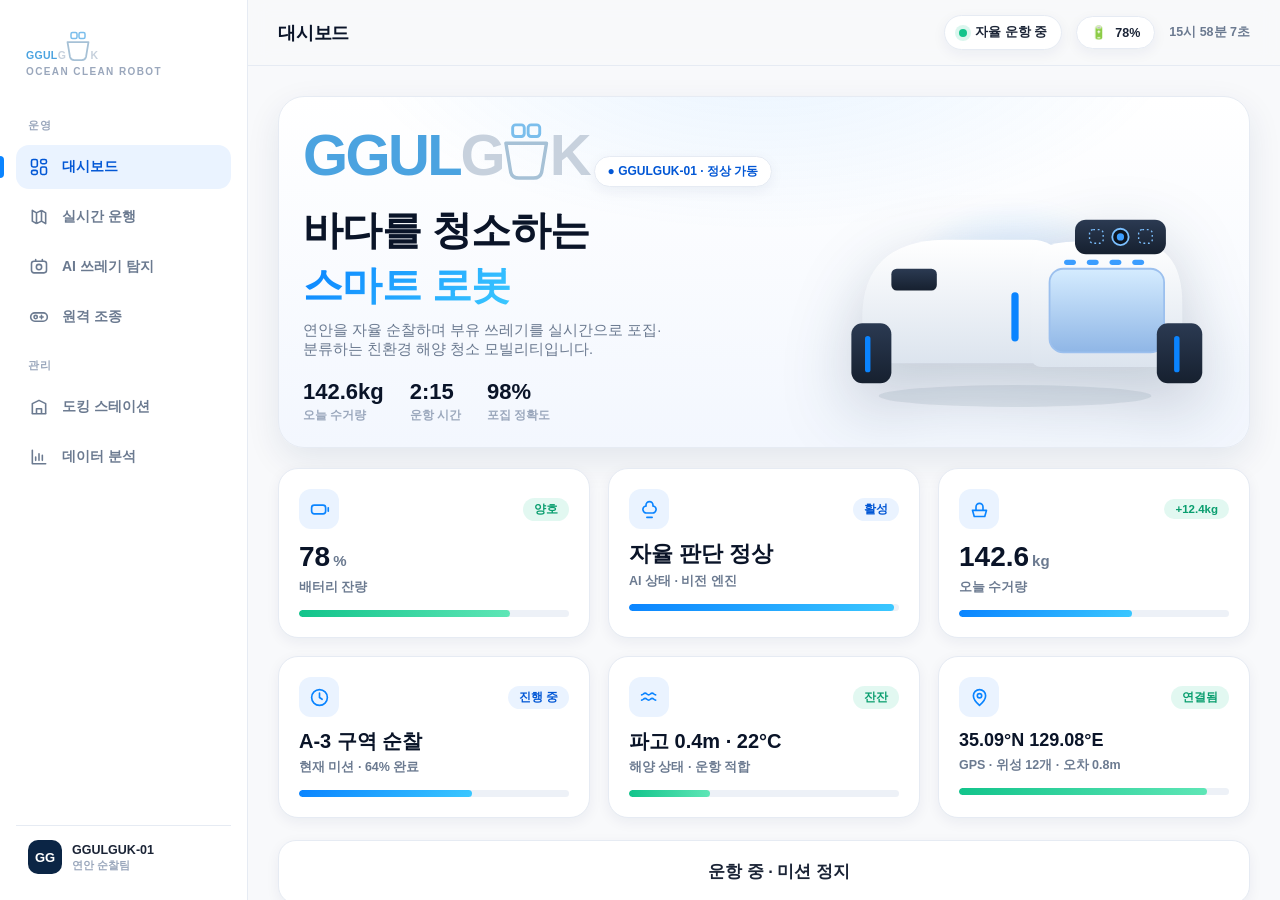
<file: 꿀꺽 앱 1.html>
<!DOCTYPE html>
<html lang="ko">
<head>
<meta charset="UTF-8" />
<meta name="viewport" content="width=device-width, initial-scale=1.0, maximum-scale=1, user-scalable=no" />
<title>GGULGUK · 해양 청소 로봇 관제</title>
<style>
  :root{
    --bg:#F8F9FB;
    --surface:#FFFFFF;
    --navy:#0B2545;
    --ink:#0A1428;
    --text:#1B2436;
    --muted:#6B7A90;
    --muted2:#9AA7BC;
    --blue:#0A84FF;
    --blue2:#3B9DFF;
    --blue-deep:#0257D5;
    --blue-soft:#EAF3FF;
    --gray:#EDF1F7;
    --line:#E6EBF3;
    --green:#12C48B;
    --amber:#FF9F0A;
    --red:#FF453A;
    --grad:linear-gradient(135deg,#0A84FF,#3BC8FF);
    --shadow-s:0 4px 14px rgba(16,42,90,.06);
    --shadow:0 12px 34px rgba(16,42,90,.09);
    --shadow-l:0 24px 60px rgba(16,42,90,.14);
    --r:20px; --r-s:14px;
  }
  *{box-sizing:border-box;-webkit-tap-highlight-color:transparent;}
  html,body{margin:0;height:100%;}
  body{
    font-family:-apple-system,BlinkMacSystemFont,"Segoe UI","Apple SD Gothic Neo",Roboto,"Malgun Gothic",sans-serif;
    background:var(--bg);color:var(--text);
    display:flex;height:100dvh;overflow:hidden;-webkit-font-smoothing:antialiased;
  }
  ::selection{background:var(--blue-soft);}
  .content::-webkit-scrollbar{width:9px;}
  .content::-webkit-scrollbar-thumb{background:#D6DEEA;border-radius:9px;}

  /* ===== Sidebar ===== */
  .sidebar{width:248px;flex-shrink:0;background:var(--surface);border-right:1px solid var(--line);
    display:flex;flex-direction:column;padding:22px 16px;gap:6px;}
  .brand{display:flex;align-items:center;gap:12px;padding:6px 10px 22px;}
  .brand .mk{width:42px;height:42px;border-radius:13px;background:var(--grad);display:grid;place-items:center;
    box-shadow:0 8px 20px rgba(10,132,255,.35);}
  .brand .mk svg{width:24px;height:24px;}
  .brand b{font-size:18px;font-weight:850;letter-spacing:.4px;color:var(--ink);display:block;line-height:1;}
  .brand span{font-size:10.5px;color:var(--muted2);font-weight:600;letter-spacing:.3px;}
  .nav-lbl{font-size:10.5px;font-weight:800;letter-spacing:1.2px;color:var(--muted2);padding:14px 12px 6px;text-transform:uppercase;}
  .navlink{display:flex;align-items:center;gap:13px;padding:12px 13px;border-radius:13px;cursor:pointer;
    color:var(--muted);font-weight:650;font-size:14px;transition:.16s;position:relative;}
  .navlink svg{width:20px;height:20px;stroke:currentColor;flex-shrink:0;}
  .navlink:hover{background:var(--gray);color:var(--text);}
  .navlink.active{background:var(--blue-soft);color:var(--blue-deep);}
  .navlink.active::before{content:"";position:absolute;left:-16px;top:50%;transform:translateY(-50%);
    width:4px;height:22px;border-radius:0 4px 4px 0;background:var(--blue);}
  .sb-foot{margin-top:auto;padding:14px 12px 4px;border-top:1px solid var(--line);display:flex;align-items:center;gap:10px;}
  .sb-foot .av{width:34px;height:34px;border-radius:10px;background:var(--navy);color:#fff;display:grid;place-items:center;font-weight:800;font-size:13px;}
  .sb-foot .nm{font-size:12.5px;font-weight:700;color:var(--text);line-height:1.3;}
  .sb-foot .nm small{display:block;color:var(--muted2);font-weight:600;font-size:11px;}

  /* ===== GGULGUK Wordmark Logo (main app image) ===== */
  .ggl-logo{display:inline-flex;align-items:flex-end;gap:.005em;font-weight:800;letter-spacing:-.045em;
    line-height:.82;font-family:-apple-system,BlinkMacSystemFont,"Segoe UI",Roboto,Arial,sans-serif;
    white-space:nowrap;user-select:none;}
  .ggl-logo .b{color:#4BA3E0;}       /* GGUL */
  .ggl-logo .g{color:#C7D1DD;}       /* G … K */
  .ggl-logo .bk{height:1em;width:auto;display:block;position:relative;top:.02em;flex-shrink:0;}

  /* ===== Main ===== */
  .main{flex:1;display:flex;flex-direction:column;min-width:0;}
  .topbar{height:66px;flex-shrink:0;display:flex;align-items:center;gap:14px;padding:0 30px;
    background:rgba(248,249,251,.8);backdrop-filter:blur(10px);border-bottom:1px solid var(--line);z-index:10;}
  .topbar h1{font-size:18px;font-weight:800;margin:0;color:var(--ink);letter-spacing:-.2px;}
  .topbar .sub{color:var(--muted);font-size:12.5px;font-weight:600;margin-left:2px;}
  .topbar .spacer{flex:1;}
  .pill{display:flex;align-items:center;gap:8px;padding:8px 14px;border-radius:999px;background:var(--surface);
    border:1px solid var(--line);font-size:12.5px;font-weight:700;box-shadow:var(--shadow-s);}
  .dot{width:8px;height:8px;border-radius:50%;background:var(--green);box-shadow:0 0 0 4px rgba(18,196,139,.15);animation:pulse 2s infinite;}
  @keyframes pulse{0%,100%{opacity:1}50%{opacity:.45}}
  .clock{font-variant-numeric:tabular-nums;color:var(--muted);font-weight:700;font-size:12.5px;}

  .content{flex:1;overflow-y:auto;padding:30px;scroll-behavior:smooth;}
  .screen{display:none;animation:fade .4s ease;}
  .screen.active{display:block;}
  @keyframes fade{from{opacity:0;transform:translateY(10px)}to{opacity:1;transform:none}}

  /* generic */
  .grid{display:grid;gap:18px;}
  .card{background:var(--surface);border:1px solid var(--line);border-radius:var(--r);box-shadow:var(--shadow-s);}
  .pad{padding:22px;}
  .sec-t{font-size:13px;font-weight:800;color:var(--ink);letter-spacing:.2px;margin:0 0 14px;display:flex;align-items:center;gap:8px;}
  .sec-t .mini{font-size:11px;color:var(--muted2);font-weight:600;}
  .chip{display:inline-flex;align-items:center;gap:6px;padding:4px 11px;border-radius:999px;font-size:11.5px;font-weight:800;}
  .chip.g{background:rgba(18,196,139,.12);color:#0a9e6f;}
  .chip.b{background:var(--blue-soft);color:var(--blue-deep);}
  .chip.a{background:rgba(255,159,10,.14);color:#c47700;}
  .chip.r{background:rgba(255,69,58,.12);color:#d62b20;}

  /* ===== 1. Dashboard ===== */
  .hero-model{background:
      radial-gradient(700px 340px at 50% -20%,rgba(10,132,255,.10),transparent 60%),
      linear-gradient(180deg,#FFFFFF,#F3F7FE);
    border:1px solid var(--line);border-radius:26px;padding:24px;box-shadow:var(--shadow);
    display:grid;grid-template-columns:1.15fr 1fr;gap:20px;align-items:center;overflow:hidden;position:relative;}
  .hm-info .eb{display:inline-flex;align-items:center;gap:8px;padding:6px 13px;border-radius:999px;
    background:var(--surface);border:1px solid var(--line);font-size:12px;font-weight:800;color:var(--blue-deep);margin-bottom:16px;box-shadow:var(--shadow-s);}
  .hm-info h2{font-size:clamp(26px,3.4vw,40px);margin:0 0 8px;font-weight:850;letter-spacing:-.6px;color:var(--ink);}
  .hm-info h2 .g{background:var(--grad);-webkit-background-clip:text;background-clip:text;color:transparent;}
  .hm-info p{color:var(--muted);margin:0 0 20px;font-size:14.5px;max-width:360px;}
  .hm-mini{display:flex;gap:26px;}
  .hm-mini .m b{display:block;font-size:22px;font-weight:850;color:var(--ink);font-variant-numeric:tabular-nums;}
  .hm-mini .m span{font-size:11.5px;color:var(--muted2);font-weight:600;}
  .stage{position:relative;display:grid;place-items:center;min-height:280px;}
  .stage::before{content:"";position:absolute;width:74%;height:70%;border-radius:50%;
    background:radial-gradient(closest-side,rgba(10,132,255,.16),transparent 72%);filter:blur(6px);}
  .stage svg{width:100%;max-width:400px;position:relative;filter:drop-shadow(0 26px 34px rgba(11,37,69,.22));}
  .float{animation:float 6s ease-in-out infinite;}
  @keyframes float{0%,100%{transform:translateY(0)}50%{transform:translateY(-12px)}}
  .led{animation:led 2.2s ease-in-out infinite;}
  @keyframes led{0%,100%{opacity:.35}50%{opacity:1}}

  .stat-grid{grid-template-columns:repeat(3,1fr);margin-top:20px;}
  .stat{padding:20px;position:relative;overflow:hidden;transition:.22s;cursor:default;}
  .stat:hover{transform:translateY(-4px);box-shadow:var(--shadow);}
  .stat .top{display:flex;align-items:center;justify-content:space-between;margin-bottom:14px;}
  .stat .ic{width:40px;height:40px;border-radius:12px;background:var(--blue-soft);display:grid;place-items:center;}
  .stat .ic svg{width:21px;height:21px;stroke:var(--blue);}
  .stat .val{font-size:28px;font-weight:850;color:var(--ink);line-height:1;font-variant-numeric:tabular-nums;}
  .stat .val small{font-size:15px;color:var(--muted);font-weight:700;margin-left:3px;}
  .stat .k{font-size:12.5px;color:var(--muted);font-weight:700;margin-top:8px;}
  .prog{height:7px;border-radius:99px;background:var(--gray);margin-top:14px;overflow:hidden;}
  .prog i{display:block;height:100%;border-radius:99px;background:var(--grad);transition:width 1s;}
  .prog.green i{background:linear-gradient(90deg,#12C48B,#5ee6b6);}
  .prog.amber i{background:linear-gradient(90deg,#FF9F0A,#ffca6b);}

  .start-bar{margin-top:22px;}
  .btn{display:inline-flex;align-items:center;justify-content:center;gap:10px;border:none;cursor:pointer;
    font-weight:800;font-size:15px;border-radius:16px;padding:16px 28px;transition:.2s;font-family:inherit;}
  .btn.primary{background:var(--grad);color:#fff;box-shadow:0 14px 34px rgba(10,132,255,.35);}
  .btn.primary:hover{transform:translateY(-2px);box-shadow:0 20px 44px rgba(10,132,255,.45);}
  .btn.big{width:100%;padding:20px;font-size:16.5px;border-radius:18px;}
  .btn.ghost{background:var(--surface);border:1px solid var(--line);color:var(--text);box-shadow:var(--shadow-s);}
  .btn.ghost:hover{border-color:var(--blue);color:var(--blue-deep);}
  .btn.danger{background:linear-gradient(135deg,#FF453A,#FF6B60);color:#fff;box-shadow:0 12px 28px rgba(255,69,58,.35);}
  .btn.stop{background:#fff;border:1px solid var(--line);color:var(--text);box-shadow:var(--shadow-s);}
  .btn[disabled]{opacity:.5;cursor:not-allowed;transform:none!important;}

  /* ===== 2. Live ===== */
  .live-grid{grid-template-columns:1.5fr 1fr;align-items:stretch;}
  .map-card{padding:0;overflow:hidden;position:relative;}
  .map-card svg{width:100%;display:block;background:linear-gradient(180deg,#EAF4FF,#DCEBFB);}
  .map-hud{position:absolute;top:16px;left:16px;background:rgba(255,255,255,.9);backdrop-filter:blur(8px);
    border:1px solid var(--line);border-radius:14px;padding:11px 15px;box-shadow:var(--shadow-s);font-size:12px;font-weight:700;}
  .map-hud .co{color:var(--muted);font-weight:600;font-size:11px;}
  .live-list .row{display:flex;align-items:center;justify-content:space-between;padding:15px 0;border-top:1px solid var(--line);}
  .live-list .row:first-child{border-top:none;}
  .live-list .row .lb{display:flex;align-items:center;gap:11px;color:var(--muted);font-size:13.5px;font-weight:650;}
  .live-list .row .lb .qi{width:32px;height:32px;border-radius:10px;background:var(--blue-soft);display:grid;place-items:center;}
  .live-list .row .lb .qi svg{width:17px;height:17px;stroke:var(--blue);}
  .live-list .row .vv{font-size:16px;font-weight:850;color:var(--ink);font-variant-numeric:tabular-nums;}
  .live-list .row .vv small{font-size:12px;color:var(--muted);font-weight:700;}
  .ring-wrap{display:flex;align-items:center;gap:18px;margin-top:6px;}
  .ring{--p:0;width:96px;height:96px;border-radius:50%;flex-shrink:0;
    background:conic-gradient(var(--blue) calc(var(--p)*1%),var(--gray) 0);display:grid;place-items:center;}
  .ring::after{content:"";position:absolute;width:72px;height:72px;border-radius:50%;background:var(--surface);}
  .ring b{position:relative;font-size:22px;font-weight:850;color:var(--ink);}
  .ring b small{font-size:12px;color:var(--muted);}

  /* ===== 3. AI Detection ===== */
  .cam{position:relative;border-radius:var(--r);overflow:hidden;box-shadow:var(--shadow);border:1px solid var(--line);}
  .cam svg{width:100%;display:block;}
  .scanline{position:absolute;left:0;right:0;height:3px;background:linear-gradient(90deg,transparent,rgba(10,132,255,.9),transparent);
    box-shadow:0 0 18px 3px rgba(10,132,255,.6);animation:scan 3.2s linear infinite;}
  @keyframes scan{0%{top:0}100%{top:100%}}
  .cam-badge{position:absolute;top:14px;left:14px;display:flex;align-items:center;gap:8px;background:rgba(11,20,40,.72);
    color:#fff;padding:8px 13px;border-radius:11px;font-size:12px;font-weight:700;backdrop-filter:blur(6px);}
  .cam-badge .rd{width:8px;height:8px;border-radius:50%;background:var(--red);box-shadow:0 0 8px var(--red);animation:pulse 1.2s infinite;}
  .bbox{position:absolute;border:2px solid var(--blue);border-radius:6px;box-shadow:0 0 0 2px rgba(10,132,255,.2),0 0 20px rgba(10,132,255,.35);
    animation:bpop .5s ease;}
  .bbox .tag{position:absolute;top:-24px;left:-2px;background:var(--blue);color:#fff;font-size:10.5px;font-weight:800;
    padding:3px 8px;border-radius:6px;white-space:nowrap;}
  @keyframes bpop{from{opacity:0;transform:scale(.9)}to{opacity:1;transform:none}}
  .det-list .di{display:flex;align-items:center;gap:12px;padding:13px 0;border-top:1px solid var(--line);}
  .det-list .di:first-child{border-top:none;}
  .det-list .di .sw{width:38px;height:38px;border-radius:11px;background:var(--blue-soft);display:grid;place-items:center;flex-shrink:0;}
  .det-list .di .sw svg{width:19px;height:19px;stroke:var(--blue);}
  .det-list .di .nm{font-size:13.5px;font-weight:750;color:var(--ink);}
  .det-list .di .nm small{display:block;color:var(--muted);font-weight:600;font-size:11.5px;}
  .det-list .di .cf{margin-left:auto;font-size:13px;font-weight:850;color:var(--green);}

  /* ===== 4. Remote ===== */
  .remote-grid{grid-template-columns:1.3fr 1fr;}
  .joy-wrap{display:grid;place-items:center;padding:8px 0 4px;}
  .dpad{position:relative;width:210px;height:210px;}
  .dbtn{position:absolute;width:70px;height:70px;background:var(--surface);border:1px solid var(--line);
    display:grid;place-items:center;cursor:pointer;box-shadow:var(--shadow-s);transition:.12s;color:var(--navy);}
  .dbtn svg{width:26px;height:26px;stroke:currentColor;}
  .dbtn:active,.dbtn.hot{background:var(--grad);color:#fff;box-shadow:0 8px 22px rgba(10,132,255,.4);transform:scale(.96);}
  .dbtn.up{top:0;left:70px;border-radius:16px 16px 6px 6px;}
  .dbtn.down{bottom:0;left:70px;border-radius:6px 6px 16px 16px;}
  .dbtn.left{left:0;top:70px;border-radius:16px 6px 6px 16px;}
  .dbtn.right{right:0;top:70px;border-radius:6px 16px 16px 6px;}
  .dbtn.mid{left:70px;top:70px;border-radius:50%;background:var(--navy);color:#fff;font-size:11px;font-weight:800;}
  .ctrl-row{display:grid;grid-template-columns:1fr 1fr;gap:12px;margin-top:8px;}
  .toggle{display:flex;align-items:center;justify-content:space-between;padding:15px 16px;border-radius:14px;
    border:1px solid var(--line);background:var(--surface);cursor:pointer;box-shadow:var(--shadow-s);transition:.15s;}
  .toggle .tl{font-size:13.5px;font-weight:750;color:var(--ink);display:flex;align-items:center;gap:9px;}
  .toggle .tl svg{width:19px;height:19px;stroke:var(--blue);}
  .sw{width:44px;height:26px;border-radius:99px;background:#D6DEEA;position:relative;transition:.2s;flex-shrink:0;}
  .sw::after{content:"";position:absolute;top:3px;left:3px;width:20px;height:20px;border-radius:50%;background:#fff;box-shadow:0 2px 5px rgba(0,0,0,.2);transition:.2s;}
  .toggle.on .sw{background:var(--blue);}
  .toggle.on .sw::after{left:21px;}
  .telem{display:flex;gap:10px;flex-wrap:wrap;margin-top:4px;}
  .telem .t{flex:1;min-width:90px;background:var(--gray);border-radius:12px;padding:12px 14px;}
  .telem .t b{font-size:18px;font-weight:850;color:var(--ink);}
  .telem .t span{font-size:11px;color:var(--muted);font-weight:650;display:block;}

  /* ===== 5. Docking ===== */
  .dock-stage{background:linear-gradient(180deg,#EAF4FF,#F3F8FF);border-radius:var(--r);border:1px solid var(--line);
    padding:20px;position:relative;overflow:hidden;box-shadow:var(--shadow-s);}
  .dock-stage svg{width:100%;display:block;}
  .dock-steps .ds{display:flex;align-items:center;gap:14px;padding:16px 0;border-top:1px solid var(--line);}
  .dock-steps .ds:first-child{border-top:none;}
  .dock-steps .ds .no{width:34px;height:34px;border-radius:11px;display:grid;place-items:center;font-weight:800;font-size:13px;flex-shrink:0;
    background:var(--gray);color:var(--muted);}
  .dock-steps .ds.done .no{background:rgba(18,196,139,.15);color:#0a9e6f;}
  .dock-steps .ds.active .no{background:var(--grad);color:#fff;box-shadow:0 6px 16px rgba(10,132,255,.35);}
  .dock-steps .ds .txt{flex:1;}
  .dock-steps .ds .txt b{font-size:14px;font-weight:750;color:var(--ink);display:block;}
  .dock-steps .ds .txt span{font-size:12px;color:var(--muted);}
  .dock-steps .ds .pc{font-size:13px;font-weight:850;color:var(--blue-deep);}

  /* ===== 6. Analytics ===== */
  .an-cards{grid-template-columns:repeat(4,1fr);}
  .an-cards .card{padding:20px;}
  .an-cards .lb{font-size:12px;color:var(--muted);font-weight:700;}
  .an-cards .vv{font-size:26px;font-weight:850;color:var(--ink);margin-top:8px;font-variant-numeric:tabular-nums;}
  .an-cards .vv small{font-size:14px;color:var(--muted);font-weight:700;}
  .an-cards .dl{font-size:11.5px;font-weight:800;margin-top:6px;}
  .an-cards .dl.up{color:var(--green);}
  .table{width:100%;border-collapse:collapse;}
  .table th{text-align:left;font-size:11.5px;color:var(--muted2);font-weight:800;letter-spacing:.4px;padding:0 12px 12px;text-transform:uppercase;}
  .table td{padding:13px 12px;border-top:1px solid var(--line);font-size:13.5px;font-weight:600;color:var(--text);}
  .table tr td:first-child{font-weight:750;color:var(--ink);}

  /* mobile */
  .mobnav{display:none;}
  @media(max-width:1080px){
    .hero-model{grid-template-columns:1fr;}
    .stage{order:-1;}
    .live-grid,.remote-grid{grid-template-columns:1fr;}
    .stat-grid{grid-template-columns:repeat(3,1fr);}
    .an-cards{grid-template-columns:repeat(2,1fr);}
  }
  @media(max-width:840px){
    .sidebar{display:none;}
    .main{padding-bottom:72px;}
    .content{padding:18px;}
    .topbar{padding:0 18px;}
    .stat-grid{grid-template-columns:1fr 1fr;}
    .an-cards{grid-template-columns:1fr 1fr;}
    .mobnav{display:flex;position:fixed;bottom:0;left:0;right:0;height:64px;background:var(--surface);
      border-top:1px solid var(--line);z-index:40;justify-content:space-around;align-items:center;padding:0 6px;box-shadow:0 -6px 20px rgba(16,42,90,.06);}
    .mobnav .mb{display:flex;flex-direction:column;align-items:center;gap:3px;color:var(--muted2);font-size:9.5px;font-weight:700;cursor:pointer;flex:1;padding:6px 0;}
    .mobnav .mb svg{width:22px;height:22px;stroke:currentColor;}
    .mobnav .mb.active{color:var(--blue);}
  }
</style>
</head>
<body>

<!-- ===== SIDEBAR ===== -->
<aside class="sidebar">
  <div class="brand" style="flex-direction:column;align-items:flex-start;gap:6px;padding:8px 10px 22px;">
    <span class="ggl-logo" style="font-size:30px;">
      <span class="b">GGUL</span><span class="g">G</span><svg class="bk" viewBox="0 0 96 120" fill="none" xmlns="http://www.w3.org/2000/svg" aria-hidden="true"><rect x="20" y="6" width="24" height="24" rx="6" stroke="#7BBEEC" stroke-width="6"/><rect x="52" y="6" width="24" height="24" rx="6" stroke="#7BBEEC" stroke-width="6"/><path d="M6 44 H90 L80 104 Q77 116 63 116 H33 Q19 116 16 104 Z" stroke="#A6C1D6" stroke-width="7" stroke-linejoin="round" stroke-linecap="round"/></svg><span class="g">K</span>
    </span>
    <span style="font-size:10px;color:var(--muted2);font-weight:700;letter-spacing:1.4px;">OCEAN CLEAN ROBOT</span>
  </div>
  <div class="nav-lbl">운영</div>
  <div class="navlink active" data-screen="dash">
    <svg viewBox="0 0 24 24" fill="none" stroke-width="1.9"><rect x="3" y="3" width="7" height="9" rx="2"/><rect x="14" y="3" width="7" height="5" rx="2"/><rect x="14" y="12" width="7" height="9" rx="2"/><rect x="3" y="16" width="7" height="5" rx="2"/></svg>
    <span>대시보드</span>
  </div>
  <div class="navlink" data-screen="live">
    <svg viewBox="0 0 24 24" fill="none" stroke-width="1.9"><path d="M9 20l-5-3V4l5 3m0 13 6-3m-6 3V7m6 10 5 3V7l-5-3m0 13V4m0 0L9 7" stroke-linejoin="round"/></svg>
    <span>실시간 운행</span>
  </div>
  <div class="navlink" data-screen="ai">
    <svg viewBox="0 0 24 24" fill="none" stroke-width="1.9"><rect x="3" y="5" width="18" height="14" rx="3"/><circle cx="12" cy="12" r="3.2"/><path d="M8 5V3m8 2V3" stroke-linecap="round"/></svg>
    <span>AI 쓰레기 탐지</span>
  </div>
  <div class="navlink" data-screen="remote">
    <svg viewBox="0 0 24 24" fill="none" stroke-width="1.9"><rect x="2" y="7" width="20" height="10" rx="5"/><circle cx="8" cy="12" r="2"/><path d="M15 10v4m2-2h-4" stroke-linecap="round"/></svg>
    <span>원격 조종</span>
  </div>
  <div class="nav-lbl">관리</div>
  <div class="navlink" data-screen="dock">
    <svg viewBox="0 0 24 24" fill="none" stroke-width="1.9"><path d="M4 20V8l8-4 8 4v12" stroke-linejoin="round"/><path d="M4 20h16M9 20v-6h6v6" stroke-linecap="round" stroke-linejoin="round"/></svg>
    <span>도킹 스테이션</span>
  </div>
  <div class="navlink" data-screen="data">
    <svg viewBox="0 0 24 24" fill="none" stroke-width="1.9"><path d="M4 20V4m0 16h16M8 16v-4m4 4V8m4 8v-6" stroke-linecap="round" stroke-linejoin="round"/></svg>
    <span>데이터 분석</span>
  </div>
  <div class="sb-foot">
    <span class="av">GG</span>
    <div class="nm">GGULGUK-01<small>연안 순찰팀</small></div>
  </div>
</aside>

<!-- ===== MAIN ===== -->
<div class="main">
  <div class="topbar">
    <div>
      <h1 id="scr-title">대시보드</h1>
    </div>
    <div class="spacer"></div>
    <div class="pill"><span class="dot"></span><span id="op-state">자율 운항 중</span></div>
    <div class="pill">🔋 <span id="top-batt">78%</span></div>
    <div class="clock" id="clock">--:--:--</div>
  </div>

  <div class="content">

    <!-- ============ 1. DASHBOARD ============ -->
    <section class="screen active" data-screen="dash">
      <div class="hero-model">
        <div class="hm-info">
          <span class="ggl-logo" style="font-size:clamp(40px,5vw,58px);margin-bottom:18px;">
            <span class="b">GGUL</span><span class="g">G</span><svg class="bk" viewBox="0 0 96 120" fill="none" xmlns="http://www.w3.org/2000/svg" aria-hidden="true"><rect x="20" y="6" width="24" height="24" rx="6" stroke="#7BBEEC" stroke-width="6"/><rect x="52" y="6" width="24" height="24" rx="6" stroke="#7BBEEC" stroke-width="6"/><path d="M6 44 H90 L80 104 Q77 116 63 116 H33 Q19 116 16 104 Z" stroke="#A6C1D6" stroke-width="7" stroke-linejoin="round" stroke-linecap="round"/></svg><span class="g">K</span>
          </span>
          <span class="eb">● GGULGUK-01 · 정상 가동</span>
          <h2>바다를 청소하는<br><span class="g">스마트 로봇</span></h2>
          <p>연안을 자율 순찰하며 부유 쓰레기를 실시간으로 포집·분류하는 친환경 해양 청소 모빌리티입니다.</p>
          <div class="hm-mini">
            <div class="m"><b id="hm-coll">142.6kg</b><span>오늘 수거량</span></div>
            <div class="m"><b>2:15</b><span>운항 시간</span></div>
            <div class="m"><b>98%</b><span>포집 정확도</span></div>
          </div>
        </div>
        <div class="stage">
          <svg class="float" viewBox="0 0 440 300" xmlns="http://www.w3.org/2000/svg">
            <defs>
              <linearGradient id="body" x1="0" y1="0" x2="0" y2="1"><stop offset="0" stop-color="#ffffff"/><stop offset="1" stop-color="#dce4ee"/></linearGradient>
              <linearGradient id="glass" x1="0" y1="0" x2="0" y2="1"><stop offset="0" stop-color="#d5ecff"/><stop offset="1" stop-color="#8fb6e6"/></linearGradient>
              <linearGradient id="dark" x1="0" y1="0" x2="0" y2="1"><stop offset="0" stop-color="#2b3a52"/><stop offset="1" stop-color="#16202f"/></linearGradient>
            </defs>
            <ellipse cx="220" cy="286" rx="150" ry="12" fill="rgba(11,37,69,.08)"/>
            <path d="M52 200 Q52 116 142 114 L238 114 Q286 114 286 200 L286 238 Q286 250 274 250 L64 250 Q52 250 52 238 Z" fill="url(#body)"/>
            <rect x="84" y="146" width="50" height="24" rx="6" fill="url(#dark)"/>
            <path d="M238 146 Q238 116 288 116 L346 116 Q404 116 404 184 L404 240 Q404 254 390 254 L250 254 Q238 254 238 242 Z" fill="url(#body)"/>
            <rect x="258" y="146" width="126" height="92" rx="15" fill="url(#glass)" stroke="#9cc0ee" stroke-width="2"/>
            <g class="led">
              <rect x="274" y="136" width="13" height="6" rx="3" fill="#3B9DFF"/>
              <rect x="299" y="136" width="13" height="6" rx="3" fill="#3B9DFF"/>
              <rect x="324" y="136" width="13" height="6" rx="3" fill="#3B9DFF"/>
              <rect x="349" y="136" width="13" height="6" rx="3" fill="#3B9DFF"/>
            </g>
            <rect x="286" y="92" width="100" height="38" rx="12" fill="url(#dark)"/>
            <rect x="302" y="103" width="15" height="15" rx="4" fill="none" stroke="#7cc0ff" stroke-width="1.5" stroke-dasharray="2 3"/>
            <circle cx="336" cy="111" r="9" fill="#0c1420" stroke="#7cc0ff" stroke-width="2"/><circle cx="336" cy="111" r="4" fill="#3B9DFF"/>
            <rect x="356" y="103" width="15" height="15" rx="4" fill="none" stroke="#7cc0ff" stroke-width="1.5" stroke-dasharray="2 3"/>
            <rect x="40" y="206" width="44" height="66" rx="12" fill="url(#dark)"/><rect x="55" y="220" width="6" height="40" rx="3" fill="#0A84FF" class="led"/>
            <rect x="376" y="206" width="50" height="66" rx="12" fill="url(#dark)"/><rect x="395" y="220" width="6" height="40" rx="3" fill="#0A84FF" class="led"/>
            <rect x="216" y="172" width="8" height="54" rx="4" fill="#0A84FF" class="led"/>
          </svg>
        </div>
      </div>

      <div class="grid stat-grid">
        <div class="card stat">
          <div class="top"><div class="ic"><svg viewBox="0 0 24 24" fill="none" stroke-width="1.9"><rect x="3" y="7" width="16" height="10" rx="3"/><path d="M22 10v4" stroke-linecap="round"/></svg></div><span class="chip g">양호</span></div>
          <div class="val" id="c-batt">78<small>%</small></div><div class="k">배터리 잔량</div>
          <div class="prog green"><i style="width:78%" id="c-batt-bar"></i></div>
        </div>
        <div class="card stat">
          <div class="top"><div class="ic"><svg viewBox="0 0 24 24" fill="none" stroke-width="1.9"><path d="M12 3a4 4 0 0 1 4 4v1a4 4 0 0 1-1 8H9a4 4 0 0 1-1-8V7a4 4 0 0 1 4-4Z"/><path d="M9 21h6" stroke-linecap="round"/></svg></div><span class="chip b">활성</span></div>
          <div class="val" style="font-size:22px">자율 판단 정상</div><div class="k">AI 상태 · 비전 엔진</div>
          <div class="prog"><i style="width:98%"></i></div>
        </div>
        <div class="card stat">
          <div class="top"><div class="ic"><svg viewBox="0 0 24 24" fill="none" stroke-width="1.9"><path d="M4 13h16l-2 7H6l-2-7Z" stroke-linejoin="round"/><path d="M8 13V9a4 4 0 0 1 8 0v4"/></svg></div><span class="chip g">+12.4kg</span></div>
          <div class="val" id="c-coll">142.6<small>kg</small></div><div class="k">오늘 수거량</div>
          <div class="prog"><i style="width:64%"></i></div>
        </div>
        <div class="card stat">
          <div class="top"><div class="ic"><svg viewBox="0 0 24 24" fill="none" stroke-width="1.9"><circle cx="12" cy="12" r="9"/><path d="M12 7v5l3 2" stroke-linecap="round" stroke-linejoin="round"/></svg></div><span class="chip b">진행 중</span></div>
          <div class="val" style="font-size:20px">A-3 구역 순찰</div><div class="k">현재 미션 · 64% 완료</div>
          <div class="prog"><i style="width:64%"></i></div>
        </div>
        <div class="card stat">
          <div class="top"><div class="ic"><svg viewBox="0 0 24 24" fill="none" stroke-width="1.9"><path d="M3 15c2 0 2-2 4-2s2 2 4 2 2-2 4-2 2 2 4 2M3 9c2 0 2-2 4-2s2 2 4 2 2-2 4-2 2 2 4 2" stroke-linecap="round"/></svg></div><span class="chip g">잔잔</span></div>
          <div class="val" style="font-size:20px">파고 0.4m · 22°C</div><div class="k">해양 상태 · 운항 적합</div>
          <div class="prog green"><i style="width:30%"></i></div>
        </div>
        <div class="card stat">
          <div class="top"><div class="ic"><svg viewBox="0 0 24 24" fill="none" stroke-width="1.9"><path d="M12 21s7-6 7-11a7 7 0 1 0-14 0c0 5 7 11 7 11Z" stroke-linejoin="round"/><circle cx="12" cy="10" r="2.5"/></svg></div><span class="chip g">연결됨</span></div>
          <div class="val" style="font-size:18px">35.09°N 129.08°E</div><div class="k">GPS · 위성 12개 · 오차 0.8m</div>
          <div class="prog green"><i style="width:92%"></i></div>
        </div>
      </div>

      <div class="start-bar">
        <button class="btn primary big" id="startBtn" onclick="toggleMission()">
          <svg width="20" height="20" viewBox="0 0 24 24" fill="none"><path d="M7 5l12 7-12 7V5Z" fill="#fff"/></svg>
          <span id="startTxt">미션 시작 (Start Mission)</span>
        </button>
      </div>
    </section>

    <!-- ============ 2. LIVE ============ -->
    <section class="screen" data-screen="live">
      <div class="grid live-grid">
        <div class="card map-card">
          <div class="map-hud">
            <div>GGULGUK-01 · <span style="color:var(--blue-deep)">자율 운항</span></div>
            <div class="co" id="live-coord">35.0912°N · 129.0813°E</div>
          </div>
          <svg viewBox="0 0 620 440" id="mapSvg" xmlns="http://www.w3.org/2000/svg">
            <defs>
              <linearGradient id="sea" x1="0" y1="0" x2="0" y2="1"><stop offset="0" stop-color="#EAF4FF"/><stop offset="1" stop-color="#CFE4FA"/></linearGradient>
              <radialGradient id="rp" cx="50%" cy="50%"><stop offset="0" stop-color="rgba(10,132,255,.35)"/><stop offset="1" stop-color="rgba(10,132,255,0)"/></radialGradient>
            </defs>
            <rect width="620" height="440" fill="url(#sea)"/>
            <!-- coastline / land -->
            <path d="M0 0 H180 Q150 60 190 120 Q140 180 200 250 Q150 320 120 440 H0 Z" fill="#E6EFDF" opacity=".9"/>
            <path d="M620 440 H460 Q500 360 470 300 Q520 240 480 160 Q540 80 520 0 H620 Z" fill="#E6EFDF" opacity=".9"/>
            <!-- grid -->
            <g stroke="#B9D3EE" stroke-width="1" opacity=".5">
              <path d="M0 110H620M0 220H620M0 330H620"/><path d="M155 0V440M310 0V440M465 0V440"/>
            </g>
            <!-- route -->
            <path id="routePath" d="M90 380 Q200 320 250 220 T360 150 Q430 130 470 210 Q400 280 330 300 T520 360"
              fill="none" stroke="#0A84FF" stroke-width="3" stroke-dasharray="8 7" opacity=".55"/>
            <path id="trailPath" d="M90 380" fill="none" stroke="#0A84FF" stroke-width="4" stroke-linecap="round" opacity=".9"/>
            <!-- waypoints -->
            <g fill="#0A84FF"><circle cx="250" cy="220" r="4"/><circle cx="360" cy="150" r="4"/><circle cx="470" cy="210" r="4"/></g>
            <!-- vessel -->
            <g id="vessel">
              <circle r="26" fill="url(#rp)"><animate attributeName="r" values="18;30;18" dur="2.2s" repeatCount="indefinite"/></circle>
              <g transform="rotate(0)">
                <path d="M0 -13 L9 10 L0 5 L-9 10 Z" fill="#0A84FF" stroke="#fff" stroke-width="2"/>
              </g>
            </g>
          </svg>
        </div>

        <div class="card pad">
          <div class="sec-t">운항 텔레메트리 <span class="mini">1초 갱신</span></div>
          <div class="live-list">
            <div class="row"><div class="lb"><span class="qi"><svg viewBox="0 0 24 24" fill="none" stroke-width="1.9"><path d="M12 3v18M5 10l7-7 7 7" stroke-linecap="round" stroke-linejoin="round"/></svg></span>현재 속도</div><div class="vv"><span id="l-speed">2.4</span> <small>kn</small></div></div>
            <div class="row"><div class="lb"><span class="qi"><svg viewBox="0 0 24 24" fill="none" stroke-width="1.9"><rect x="3" y="7" width="16" height="10" rx="3"/><path d="M22 10v4" stroke-linecap="round"/></svg></span>남은 배터리</div><div class="vv"><span id="l-batt">78</span> <small>%</small></div></div>
            <div class="row"><div class="lb"><span class="qi"><svg viewBox="0 0 24 24" fill="none" stroke-width="1.9"><path d="M12 3a9 9 0 1 0 9 9" stroke-linecap="round"/></svg></span>남은 작업 시간</div><div class="vv"><span id="l-eta">1:48</span> <small>h</small></div></div>
            <div class="row"><div class="lb"><span class="qi"><svg viewBox="0 0 24 24" fill="none" stroke-width="1.9"><path d="M12 21s7-6 7-11a7 7 0 1 0-14 0c0 5 7 11 7 11Z" stroke-linejoin="round"/></svg></span>이동 거리</div><div class="vv"><span id="l-dist">4.6</span> <small>km</small></div></div>
          </div>
          <div class="sec-t" style="margin-top:22px">수거 진행률</div>
          <div class="ring-wrap">
            <div class="ring" id="collRing" style="--p:64;position:relative"><b id="collPct">64<small>%</small></b></div>
            <div>
              <div style="font-size:13px;color:var(--muted);font-weight:650">현재 구역 A-3</div>
              <div style="font-size:20px;font-weight:850;color:var(--ink);margin-top:2px"><span id="coll-kg">142.6</span>kg 수거</div>
              <div style="font-size:12px;color:var(--muted);margin-top:4px">저장함 잔여 용량 36%</div>
            </div>
          </div>
        </div>
      </div>
    </section>

    <!-- ============ 3. AI DETECTION ============ -->
    <section class="screen" data-screen="ai">
      <div class="grid" style="grid-template-columns:1.6fr 1fr;">
        <div class="cam" id="camView">
          <div class="cam-badge"><span class="rd"></span>LIVE · AI VISION</div>
          <div class="scanline"></div>
          <svg viewBox="0 0 640 400" xmlns="http://www.w3.org/2000/svg">
            <defs><linearGradient id="uw" x1="0" y1="0" x2="0" y2="1"><stop offset="0" stop-color="#2E7DB8"/><stop offset="1" stop-color="#0E3556"/></linearGradient></defs>
            <rect width="640" height="400" fill="url(#uw)"/>
            <g opacity=".3" stroke="#bfe3ff" stroke-width="1"><path d="M0 130 Q160 100 320 130 T640 130"/><path d="M0 200 Q160 170 320 200 T640 200"/><path d="M0 280 Q160 250 320 280 T640 280"/></g>
            <g opacity=".5" fill="#cdeaff"><circle cx="90" cy="70" r="3"/><circle cx="300" cy="50" r="2"/><circle cx="520" cy="90" r="3"/><circle cx="440" cy="300" r="2"/><circle cx="160" cy="330" r="3"/></g>
            <!-- simulated debris shapes -->
            <ellipse cx="180" cy="150" rx="34" ry="14" fill="#dfe9ee" opacity=".85" transform="rotate(-18 180 150)"/>
            <rect x="400" y="220" width="60" height="26" rx="6" fill="#c9d6dc" opacity=".85" transform="rotate(12 430 233)"/>
            <path d="M300 300 q30 -20 60 0 q-10 30 -40 26 q-30 -6 -20 -26Z" fill="#b9c8cf" opacity=".8"/>
            <ellipse cx="520" cy="150" rx="20" ry="10" fill="#d5dee2" opacity=".8"/>
            <path d="M90 250 q40 10 30 40 q-30 6 -40 -14 q-6 -22 10 -26Z" fill="#c2d0d6" opacity=".75"/>
          </svg>
          <!-- bounding boxes injected by JS -->
          <div id="bboxLayer"></div>
        </div>

        <div class="card pad">
          <div class="sec-t">실시간 탐지 <span class="chip r" style="margin-left:auto"><span id="det-count">5</span> 객체</span></div>
          <div class="det-list" id="detList"></div>
          <div style="margin-top:18px;padding:14px;background:var(--blue-soft);border-radius:14px;display:flex;gap:12px;align-items:center">
            <svg width="30" height="30" viewBox="0 0 24 24" fill="none" stroke="#0257D5" stroke-width="1.9"><path d="M12 3a4 4 0 0 1 4 4v1a4 4 0 0 1-1 8H9a4 4 0 0 1-1-8V7a4 4 0 0 1 4-4Z"/></svg>
            <div style="font-size:12.5px;color:var(--blue-deep);font-weight:700;line-height:1.5">YOLO 기반 비전 모델이<br>5종 해양 쓰레기를 실시간 분류합니다.</div>
          </div>
        </div>
      </div>
    </section>

    <!-- ============ 4. REMOTE ============ -->
    <section class="screen" data-screen="remote">
      <div class="grid remote-grid">
        <div class="card cam" style="padding:0">
          <div class="cam-badge"><span class="rd"></span>REMOTE CAM · 전방</div>
          <svg viewBox="0 0 640 380" xmlns="http://www.w3.org/2000/svg">
            <defs><linearGradient id="rw" x1="0" y1="0" x2="0" y2="1"><stop offset="0" stop-color="#BFE0FF"/><stop offset=".55" stop-color="#7FB4E6"/><stop offset="1" stop-color="#2E6DA8"/></linearGradient></defs>
            <rect width="640" height="230" fill="url(#rw)"/>
            <rect y="230" width="640" height="150" fill="#3E7FC0"/>
            <g stroke="#9cc9f5" stroke-width="1.5" opacity=".5"><path d="M0 260 Q160 240 320 260 T640 260"/><path d="M0 310 Q160 290 320 310 T640 310"/></g>
            <ellipse cx="300" cy="300" rx="40" ry="14" fill="#dce8ee" opacity=".8"/>
            <!-- HUD crosshair -->
            <g stroke="#fff" stroke-width="2" opacity=".7"><path d="M320 165v-20M320 195v20M300 180h-20M340 180h20"/><circle cx="320" cy="180" r="26" fill="none"/></g>
            <text x="16" y="28" fill="#fff" font-size="13" font-weight="700" font-family="monospace">CAM 01 · 1080p</text>
          </svg>
          <div class="telem" style="padding:16px">
            <div class="t"><b><span id="r-speed">0.0</span></b><span>속도 (kn)</span></div>
            <div class="t"><b><span id="r-head">128</span>°</b><span>방위</span></div>
            <div class="t"><b>78%</b><span>배터리</span></div>
            <div class="t"><b id="r-state">정지</b><span>상태</span></div>
          </div>
        </div>

        <div class="card pad">
          <div class="sec-t">주행 제어</div>
          <div class="joy-wrap">
            <div class="dpad">
              <div class="dbtn up" data-dir="전진"><svg viewBox="0 0 24 24" fill="none" stroke-width="2.2"><path d="M12 5v14M6 11l6-6 6 6" stroke-linecap="round" stroke-linejoin="round"/></svg></div>
              <div class="dbtn down" data-dir="후진"><svg viewBox="0 0 24 24" fill="none" stroke-width="2.2"><path d="M12 19V5M6 13l6 6 6-6" stroke-linecap="round" stroke-linejoin="round"/></svg></div>
              <div class="dbtn left" data-dir="좌회전"><svg viewBox="0 0 24 24" fill="none" stroke-width="2.2"><path d="M5 12h14M11 6l-6 6 6 6" stroke-linecap="round" stroke-linejoin="round"/></svg></div>
              <div class="dbtn right" data-dir="우회전"><svg viewBox="0 0 24 24" fill="none" stroke-width="2.2"><path d="M19 12H5M13 6l6 6-6 6" stroke-linecap="round" stroke-linejoin="round"/></svg></div>
              <div class="dbtn mid">GGULGUK</div>
            </div>
          </div>
          <div class="ctrl-row" style="margin-top:18px">
            <div class="toggle" id="tSuction" onclick="toggleCtrl(this,'흡입')"><span class="tl"><svg viewBox="0 0 24 24" fill="none" stroke-width="1.9"><path d="M4 13h16l-2 7H6l-2-7Z" stroke-linejoin="round"/><path d="M8 13V9a4 4 0 0 1 8 0v4"/></svg>흡입</span><span class="sw"></span></div>
            <div class="toggle" id="tLed" onclick="toggleCtrl(this,'LED')"><span class="tl"><svg viewBox="0 0 24 24" fill="none" stroke-width="1.9"><path d="M9 18h6M10 21h4M12 3a6 6 0 0 1 4 10c-1 1-1 2-1 3H9c0-1 0-2-1-3A6 6 0 0 1 12 3Z" stroke-linejoin="round"/></svg>LED 조명</span><span class="sw"></span></div>
          </div>
          <button class="btn danger" style="width:100%;margin-top:12px" onclick="estop()">
            <svg width="19" height="19" viewBox="0 0 24 24" fill="none" stroke="#fff" stroke-width="2.2"><path d="M6 6l12 12M18 6L6 18" stroke-linecap="round"/></svg>
            비상 정지 (Emergency Stop)
          </button>
          <div id="ctrlLog" style="margin-top:14px;font-size:12px;color:var(--muted);font-weight:650;text-align:center;min-height:16px">제어 명령 대기 중…</div>
        </div>
      </div>
    </section>

    <!-- ============ 5. DOCKING ============ -->
    <section class="screen" data-screen="dock">
      <div class="grid" style="grid-template-columns:1.4fr 1fr">
        <div class="dock-stage">
          <div style="display:flex;justify-content:space-between;align-items:center;margin-bottom:10px">
            <div class="sec-t" style="margin:0">자동 도킹 진행</div>
            <span class="chip b" id="dockStatus">접근 중</span>
          </div>
          <svg viewBox="0 0 620 320" xmlns="http://www.w3.org/2000/svg">
            <rect width="620" height="320" fill="none"/>
            <!-- water -->
            <rect y="210" width="620" height="110" fill="#CFE4FA"/>
            <g stroke="#9cc9f5" stroke-width="1.5" opacity=".6"><path d="M0 240 Q150 226 300 240 T620 240"/><path d="M0 275 Q150 261 300 275 T620 275"/></g>
            <!-- dock station -->
            <rect x="440" y="90" width="150" height="140" rx="10" fill="#fff" stroke="#E6EBF3" stroke-width="2"/>
            <rect x="440" y="90" width="150" height="28" rx="10" fill="#0B2545"/>
            <text x="515" y="109" fill="#fff" font-size="13" font-weight="800" text-anchor="middle" font-family="sans-serif">DOCK-A</text>
            <rect x="462" y="140" width="106" height="60" rx="8" fill="#EAF3FF" stroke="#B9D3EE"/>
            <g class="led"><circle cx="480" cy="128" r="4" fill="#12C48B"/><circle cx="498" cy="128" r="4" fill="#12C48B"/></g>
            <path d="M440 200 h-70" stroke="#0A84FF" stroke-width="4" stroke-dasharray="7 6"/>
            <!-- robot approaching -->
            <g id="dockRobot" transform="translate(250,168)">
              <path d="M0 26 Q0 0 40 0 L96 0 Q120 0 120 40 L120 54 Q120 62 112 62 L8 62 Q0 62 0 54 Z" fill="#fff" stroke="#E6EBF3" stroke-width="2"/>
              <rect x="86" y="14" width="26" height="34" rx="7" fill="#8fb6e6"/>
              <rect x="30" y="-8" width="42" height="14" rx="6" fill="#2b3a52"/>
              <rect x="8" y="54" width="22" height="16" rx="5" fill="#2b3a52"/><rect x="92" y="54" width="22" height="16" rx="5" fill="#2b3a52"/>
              <rect x="55" y="16" width="6" height="30" rx="3" fill="#0A84FF" class="led"/>
            </g>
          </svg>
          <div style="margin-top:14px">
            <div style="display:flex;justify-content:space-between;font-size:12.5px;font-weight:700;color:var(--muted);margin-bottom:8px"><span>전체 진행률</span><span id="dockPctTxt" style="color:var(--blue-deep)">0%</span></div>
            <div class="prog"><i id="dockBar" style="width:0%"></i></div>
          </div>
        </div>

        <div class="card pad">
          <div class="sec-t">도킹 시퀀스</div>
          <div class="dock-steps" id="dockSteps">
            <div class="ds" data-k="0"><div class="no">1</div><div class="txt"><b>자동 도킹</b><span>스테이션 자동 정렬·접안</span></div><span class="pc">–</span></div>
            <div class="ds" data-k="1"><div class="no">2</div><div class="txt"><b>자동 충전</b><span>무선 급속 충전 연결</span></div><span class="pc">–</span></div>
            <div class="ds" data-k="2"><div class="no">3</div><div class="txt"><b>그물망 교체</b><span>포집 저장함 자동 교체</span></div><span class="pc">–</span></div>
            <div class="ds" data-k="3"><div class="no">4</div><div class="txt"><b>유지보수 점검</b><span>추진체·센서 자가 진단</span></div><span class="pc">–</span></div>
          </div>
          <button class="btn primary" style="width:100%;margin-top:18px" id="dockBtn" onclick="startDocking()">
            <svg width="18" height="18" viewBox="0 0 24 24" fill="none"><path d="M7 5l12 7-12 7V5Z" fill="#fff"/></svg>
            자동 도킹 시작
          </button>
          <div style="margin-top:16px;display:flex;gap:10px">
            <div style="flex:1;background:var(--gray);border-radius:12px;padding:13px"><div style="font-size:11px;color:var(--muted);font-weight:700">유지보수 상태</div><div style="font-size:15px;font-weight:850;color:var(--green);margin-top:4px">정상</div></div>
            <div style="flex:1;background:var(--gray);border-radius:12px;padding:13px"><div style="font-size:11px;color:var(--muted);font-weight:700">다음 점검</div><div style="font-size:15px;font-weight:850;color:var(--ink);margin-top:4px">D-12</div></div>
          </div>
        </div>
      </div>
    </section>

    <!-- ============ 6. ANALYTICS ============ -->
    <section class="screen" data-screen="data">
      <div class="grid an-cards">
        <div class="card"><div class="lb">오늘 수거량</div><div class="vv">142.6<small>kg</small></div><div class="dl up">▲ 12% vs 어제</div></div>
        <div class="card"><div class="lb">주간 수거량</div><div class="vv">892<small>kg</small></div><div class="dl up">▲ 8% vs 지난주</div></div>
        <div class="card"><div class="lb">월간 수거량</div><div class="vv">3.8<small>t</small></div><div class="dl up">▲ 15% vs 지난달</div></div>
        <div class="card"><div class="lb">플라스틱 수거량</div><div class="vv">2.1<small>t</small></div><div class="dl up">전체의 55%</div></div>
      </div>

      <div class="grid" style="grid-template-columns:1.5fr 1fr;margin-top:18px">
        <div class="card pad">
          <div class="sec-t">주간 수거량 추이 <span class="mini">최근 7일 · kg</span></div>
          <svg viewBox="0 0 560 240" style="width:100%" id="weekChart"></svg>
        </div>
        <div class="card pad">
          <div class="sec-t">쓰레기 구성비</div>
          <div style="display:flex;align-items:center;gap:20px;margin-top:10px">
            <svg viewBox="0 0 42 42" width="150" height="150" id="donut" style="flex-shrink:0"></svg>
            <div id="donutLegend" style="flex:1;font-size:13px;font-weight:650"></div>
          </div>
          <div style="margin-top:20px;padding:16px;background:linear-gradient(135deg,#EAF7F1,#F2FBF7);border-radius:14px">
            <div style="font-size:12px;color:#0a9e6f;font-weight:800">🌱 탄소 저감 효과</div>
            <div style="font-size:26px;font-weight:850;color:#0a9e6f;margin-top:6px">4.2<small style="font-size:15px">t CO₂</small></div>
            <div style="font-size:12px;color:var(--muted);font-weight:600;margin-top:2px">이번 달 누적 · 소나무 640그루 효과</div>
          </div>
        </div>
      </div>

      <div class="card pad" style="margin-top:18px">
        <div class="sec-t">작업 기록</div>
        <table class="table">
          <thead><tr><th>일시</th><th>구역</th><th>수거량</th><th>주요 품목</th><th>상태</th></tr></thead>
          <tbody>
            <tr><td>07-02 09:12</td><td>A-3 연안</td><td>142.6 kg</td><td>플라스틱, 부유물</td><td><span class="chip b">진행 중</span></td></tr>
            <tr><td>07-01 14:30</td><td>B-1 항만</td><td>168.2 kg</td><td>폐그물, 캔</td><td><span class="chip g">완료</span></td></tr>
            <tr><td>07-01 08:05</td><td>A-2 방파제</td><td>121.4 kg</td><td>비닐, 플라스틱</td><td><span class="chip g">완료</span></td></tr>
            <tr><td>06-30 15:48</td><td>C-1 외해</td><td>96.7 kg</td><td>부유 쓰레기</td><td><span class="chip g">완료</span></td></tr>
            <tr><td>06-30 09:20</td><td>A-3 연안</td><td>154.0 kg</td><td>플라스틱 병, 캔</td><td><span class="chip g">완료</span></td></tr>
          </tbody>
        </table>
      </div>
    </section>

  </div>
</div>

<!-- ===== MOBILE NAV ===== -->
<nav class="mobnav">
  <div class="mb active" data-screen="dash"><svg viewBox="0 0 24 24" fill="none" stroke-width="1.9"><rect x="3" y="3" width="7" height="9" rx="2"/><rect x="14" y="3" width="7" height="5" rx="2"/><rect x="14" y="12" width="7" height="9" rx="2"/><rect x="3" y="16" width="7" height="5" rx="2"/></svg>대시보드</div>
  <div class="mb" data-screen="live"><svg viewBox="0 0 24 24" fill="none" stroke-width="1.9"><path d="M9 20l-5-3V4l5 3m0 13 6-3m-6 3V7m6 10 5 3V7l-5-3m0 13V4" stroke-linejoin="round"/></svg>운행</div>
  <div class="mb" data-screen="ai"><svg viewBox="0 0 24 24" fill="none" stroke-width="1.9"><rect x="3" y="5" width="18" height="14" rx="3"/><circle cx="12" cy="12" r="3.2"/></svg>탐지</div>
  <div class="mb" data-screen="remote"><svg viewBox="0 0 24 24" fill="none" stroke-width="1.9"><rect x="2" y="7" width="20" height="10" rx="5"/><circle cx="8" cy="12" r="2"/></svg>조종</div>
  <div class="mb" data-screen="dock"><svg viewBox="0 0 24 24" fill="none" stroke-width="1.9"><path d="M4 20V8l8-4 8 4v12" stroke-linejoin="round"/><path d="M4 20h16" stroke-linecap="round"/></svg>도킹</div>
  <div class="mb" data-screen="data"><svg viewBox="0 0 24 24" fill="none" stroke-width="1.9"><path d="M4 20V4m0 16h16M8 16v-4m4 4V8m4 8v-6" stroke-linecap="round" stroke-linejoin="round"/></svg>분석</div>
</nav>

<script>
const TITLES={dash:'대시보드',live:'실시간 운행',ai:'AI 쓰레기 탐지',remote:'원격 조종',dock:'도킹 스테이션',data:'데이터 분석'};

// ===== Navigation =====
function go(scr){
  document.querySelectorAll('.screen').forEach(s=>s.classList.toggle('active',s.dataset.screen===scr));
  document.querySelectorAll('.navlink,.mb').forEach(n=>n.classList.toggle('active',n.dataset.screen===scr));
  document.getElementById('scr-title').textContent=TITLES[scr];
  document.querySelector('.content').scrollTop=0;
  if(scr==='ai') startAI();
}
document.querySelectorAll('.navlink,.mb').forEach(n=>n.addEventListener('click',()=>go(n.dataset.screen)));

// ===== Clock =====
function tick(){const d=new Date();document.getElementById('clock').textContent=d.toLocaleTimeString('ko-KR',{hour12:false});}
setInterval(tick,1000);tick();

// ===== Mission toggle =====
let running=true;
function toggleMission(){
  running=!running;
  const b=document.getElementById('startBtn'),t=document.getElementById('startTxt');
  if(running){t.textContent='운항 중 · 미션 정지';b.classList.remove('primary');b.classList.add('ghost');document.getElementById('op-state').textContent='자율 운항 중';}
  else{t.textContent='미션 시작 (Start Mission)';b.classList.add('primary');b.classList.remove('ghost');document.getElementById('op-state').textContent='대기 중';}
}

// ===== Live map animation =====
const vessel=document.getElementById('vessel'), routePath=document.getElementById('routePath'), trailPath=document.getElementById('trailPath');
let dist=0, total=routePath?routePath.getTotalLength():0;
function animMap(){
  if(!routePath){return;}
  if(running){dist=(dist+0.6)%total;}
  const p=routePath.getPointAtLength(dist);
  const p2=routePath.getPointAtLength(Math.min(dist+1,total));
  const ang=Math.atan2(p2.y-p.y,p2.x-p.x)*180/Math.PI+90;
  vessel.setAttribute('transform',`translate(${p.x},${p.y}) rotate(${ang})`);
  // trail
  let d='M';const N=40;
  for(let i=0;i<N;i++){const l=Math.max(0,dist-i*4);const pt=routePath.getPointAtLength(l);d+=`${pt.x} ${pt.y} L`;}
  trailPath.setAttribute('d',d.slice(0,-1));
  // live coord
  const lat=(35.09+p.y/9000).toFixed(4),lon=(129.08+p.x/9000).toFixed(4);
  const lc=document.getElementById('live-coord');if(lc)lc.textContent=`${lat}°N · ${lon}°E`;
  requestAnimationFrame(animMap);
}
animMap();
// live telemetry jitter
setInterval(()=>{
  if(!running)return;
  const sp=(2.2+Math.random()*0.6).toFixed(1);
  const s=document.getElementById('l-speed');if(s)s.textContent=sp;
  const dd=document.getElementById('l-dist');if(dd)dd.textContent=(4.6+dist/total*0.4).toFixed(1);
},1200);

// ===== AI detection =====
const DETS=[
  {n:'플라스틱 병',e:'Plastic Bottle',x:24,y:32,w:16,h:22,c:97},
  {n:'폐그물',e:'Fishing Net',x:44,y:70,w:22,h:16,c:92},
  {n:'비닐',e:'Vinyl / Film',x:60,y:34,w:14,h:12,c:88},
  {n:'캔',e:'Metal Can',x:11,y:60,w:12,h:16,c:95},
  {n:'부유 쓰레기',e:'Floating Debris',x:44,y:26,w:20,h:14,c:90},
];
const ICO={plastic:'<svg viewBox="0 0 24 24" fill="none" stroke-width="1.8"><path d="M9 3h6v3l1 2v11a2 2 0 0 1-2 2H10a2 2 0 0 1-2-2V8l1-2V3Z"/></svg>'};
function startAI(){
  const layer=document.getElementById('bboxLayer'), list=document.getElementById('detList');
  if(!layer)return;
  layer.innerHTML='';list.innerHTML='';
  DETS.forEach((d,i)=>{
    setTimeout(()=>{
      const box=document.createElement('div');box.className='bbox';
      box.style.left=d.x+'%';box.style.top=d.y+'%';box.style.width=d.w+'%';box.style.height=d.h+'%';
      box.innerHTML=`<span class="tag">${d.n} ${d.c}%</span>`;
      layer.appendChild(box);
      const di=document.createElement('div');di.className='di';
      di.innerHTML=`<span class="sw"><svg viewBox="0 0 24 24" fill="none" stroke-width="1.8"><path d="M4 13h16l-2 7H6l-2-7Z" stroke-linejoin="round"/><path d="M8 13V9a4 4 0 0 1 8 0v4"/></svg></span>
        <div class="nm">${d.n}<small>${d.e}</small></div><div class="cf">${d.c}%</div>`;
      list.appendChild(di);
      document.getElementById('det-count').textContent=i+1;
    },i*380);
  });
}

// ===== Remote control =====
let heading=128;
document.querySelectorAll('.dbtn[data-dir]').forEach(b=>{
  const act=()=>{
    b.classList.add('hot');
    const dir=b.dataset.dir;
    document.getElementById('ctrlLog').textContent=`▶ ${dir} 명령 전송`;
    const rs=document.getElementById('r-state'),sp=document.getElementById('r-speed');
    if(dir==='전진'){rs.textContent='전진';sp.textContent='2.4';}
    else if(dir==='후진'){rs.textContent='후진';sp.textContent='1.2';}
    else if(dir==='좌회전'){heading=(heading-8+360)%360;document.getElementById('r-head').textContent=heading;rs.textContent='선회';}
    else if(dir==='우회전'){heading=(heading+8)%360;document.getElementById('r-head').textContent=heading;rs.textContent='선회';}
  };
  const rel=()=>{b.classList.remove('hot');document.getElementById('r-state').textContent='정지';document.getElementById('r-speed').textContent='0.0';};
  b.addEventListener('mousedown',act);b.addEventListener('mouseup',rel);b.addEventListener('mouseleave',()=>b.classList.contains('hot')&&rel());
  b.addEventListener('touchstart',e=>{e.preventDefault();act();},{passive:false});b.addEventListener('touchend',rel);
});
function toggleCtrl(el,name){el.classList.toggle('on');document.getElementById('ctrlLog').textContent=`${name} ${el.classList.contains('on')?'ON':'OFF'}`;}
function estop(){
  document.querySelectorAll('.dbtn').forEach(b=>b.classList.remove('hot'));
  document.getElementById('r-state').textContent='정지';document.getElementById('r-speed').textContent='0.0';
  const log=document.getElementById('ctrlLog');log.textContent='⛔ 비상 정지 — 모든 구동 중단';log.style.color='var(--red)';
  setTimeout(()=>log.style.color='',1600);
}

// ===== Docking sequence =====
let docking=false;
function startDocking(){
  if(docking)return;docking=true;
  const btn=document.getElementById('dockBtn');btn.disabled=true;
  const steps=[...document.querySelectorAll('#dockSteps .ds')];
  const statusTxt=['접근 중','충전 중','그물망 교체','점검 중','완료'];
  const robot=document.getElementById('dockRobot');
  // reset from any previous run
  steps.forEach(s=>{s.classList.remove('done','active');s.querySelector('.pc').textContent='–';});
  const ds=document.getElementById('dockStatus');ds.className='chip b';ds.textContent='접근 중';
  let pct=0;
  const timer=setInterval(()=>{
    pct+=2;
    document.getElementById('dockBar').style.width=pct+'%';
    document.getElementById('dockPctTxt').textContent=pct+'%';
    // robot moves toward dock
    robot.setAttribute('transform',`translate(${250+pct*1.2},168)`);
    const stage=Math.min(3,Math.floor(pct/25));
    document.getElementById('dockStatus').textContent=statusTxt[Math.min(4,Math.floor(pct/25))];
    steps.forEach((s,i)=>{
      s.classList.toggle('active',i===stage&&pct<100);
      s.classList.toggle('done',i<stage||pct>=100);
      const pc=s.querySelector('.pc');
      if(i<stage||pct>=100)pc.textContent='완료';
      else if(i===stage)pc.textContent=(pct%25*4)+'%';
      else pc.textContent='–';
    });
    if(pct>=100){
      clearInterval(timer);docking=false;btn.disabled=false;
      document.getElementById('dockStatus').textContent='완료';
      document.getElementById('dockStatus').className='chip g';
    }
  },90);
}

// ===== Analytics charts =====
function drawWeek(){
  const svg=document.getElementById('weekChart');if(!svg)return;
  const data=[112,138,96,154,168,121,142],labels=['월','화','수','목','금','토','일'];
  const W=560,H=240,pad=30,max=180,bw=42,gap=(W-pad*2-bw*7)/6;
  let html='';
  // gridlines
  for(let g=0;g<=3;g++){const y=pad+(H-pad*2)*g/3;html+=`<line x1="${pad}" y1="${y}" x2="${W-pad+10}" y2="${y}" stroke="#EDF1F7" stroke-width="1"/><text x="${pad-6}" y="${y+4}" text-anchor="end" font-size="10" fill="#9AA7BC">${Math.round(max-max*g/3)}</text>`;}
  data.forEach((v,i)=>{
    const x=pad+i*(bw+gap),h=(H-pad*2)*v/max,y=H-pad-h;
    const fill=i===data.length-1?'url(#barA)':'#CFE4FA';
    html+=`<rect x="${x}" y="${H-pad}" width="${bw}" height="0" rx="7" fill="${fill}"><animate attributeName="height" from="0" to="${h}" dur="0.8s" fill="freeze" begin="${i*0.06}s"/><animate attributeName="y" from="${H-pad}" to="${y}" dur="0.8s" fill="freeze" begin="${i*0.06}s"/></rect>`;
    html+=`<text x="${x+bw/2}" y="${H-pad+18}" text-anchor="middle" font-size="11" font-weight="700" fill="#6B7A90">${labels[i]}</text>`;
    html+=`<text x="${x+bw/2}" y="${y-8}" text-anchor="middle" font-size="10.5" font-weight="800" fill="#0A1428">${v}</text>`;
  });
  svg.innerHTML=`<defs><linearGradient id="barA" x1="0" y1="0" x2="0" y2="1"><stop offset="0" stop-color="#0A84FF"/><stop offset="1" stop-color="#3BC8FF"/></linearGradient></defs>${html}`;
}
function drawDonut(){
  const svg=document.getElementById('donut'),leg=document.getElementById('donutLegend');if(!svg)return;
  const data=[{n:'플라스틱',v:55,c:'#0A84FF'},{n:'폐그물',v:18,c:'#3BC8FF'},{n:'비닐',v:14,c:'#12C48B'},{n:'캔·기타',v:13,c:'#FF9F0A'}];
  let off=0,html='<circle cx="21" cy="21" r="15.9" fill="none" stroke="#EDF1F7" stroke-width="6"/>';
  data.forEach(d=>{html+=`<circle cx="21" cy="21" r="15.9" fill="none" stroke="${d.c}" stroke-width="6" stroke-dasharray="${d.v} ${100-d.v}" stroke-dashoffset="${25-off}" transform="rotate(0 21 21)"/>`;off+=d.v;});
  html+='<text x="21" y="20" text-anchor="middle" font-size="7" font-weight="800" fill="#0A1428">3.8t</text><text x="21" y="26" text-anchor="middle" font-size="3.4" fill="#6B7A90">월 누적</text>';
  svg.innerHTML=html;
  leg.innerHTML=data.map(d=>`<div style="display:flex;align-items:center;gap:8px;margin-bottom:9px"><span style="width:11px;height:11px;border-radius:3px;background:${d.c}"></span>${d.n}<span style="margin-left:auto;color:var(--muted)">${d.v}%</span></div>`).join('');
}
drawWeek();drawDonut();

// init running button state
toggleMission();toggleMission();
</script>
</body>
</html>
</file>
